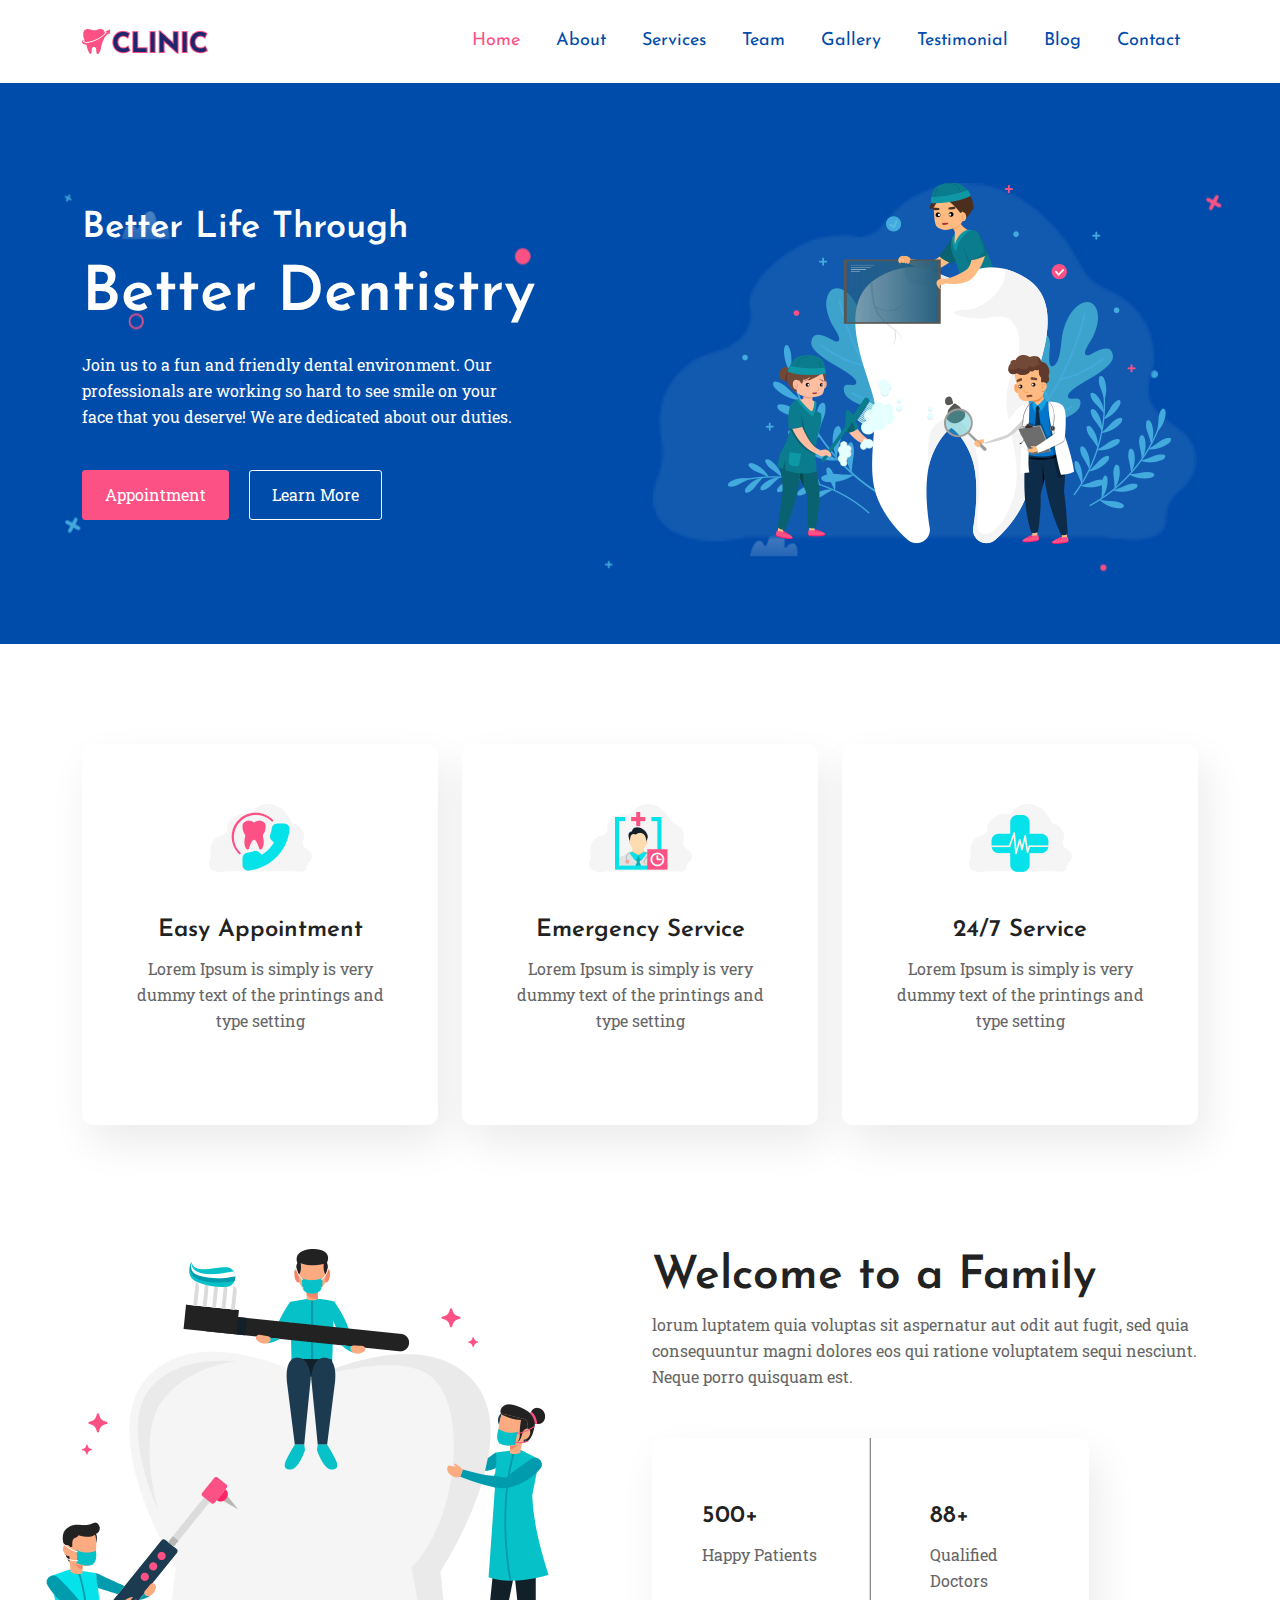
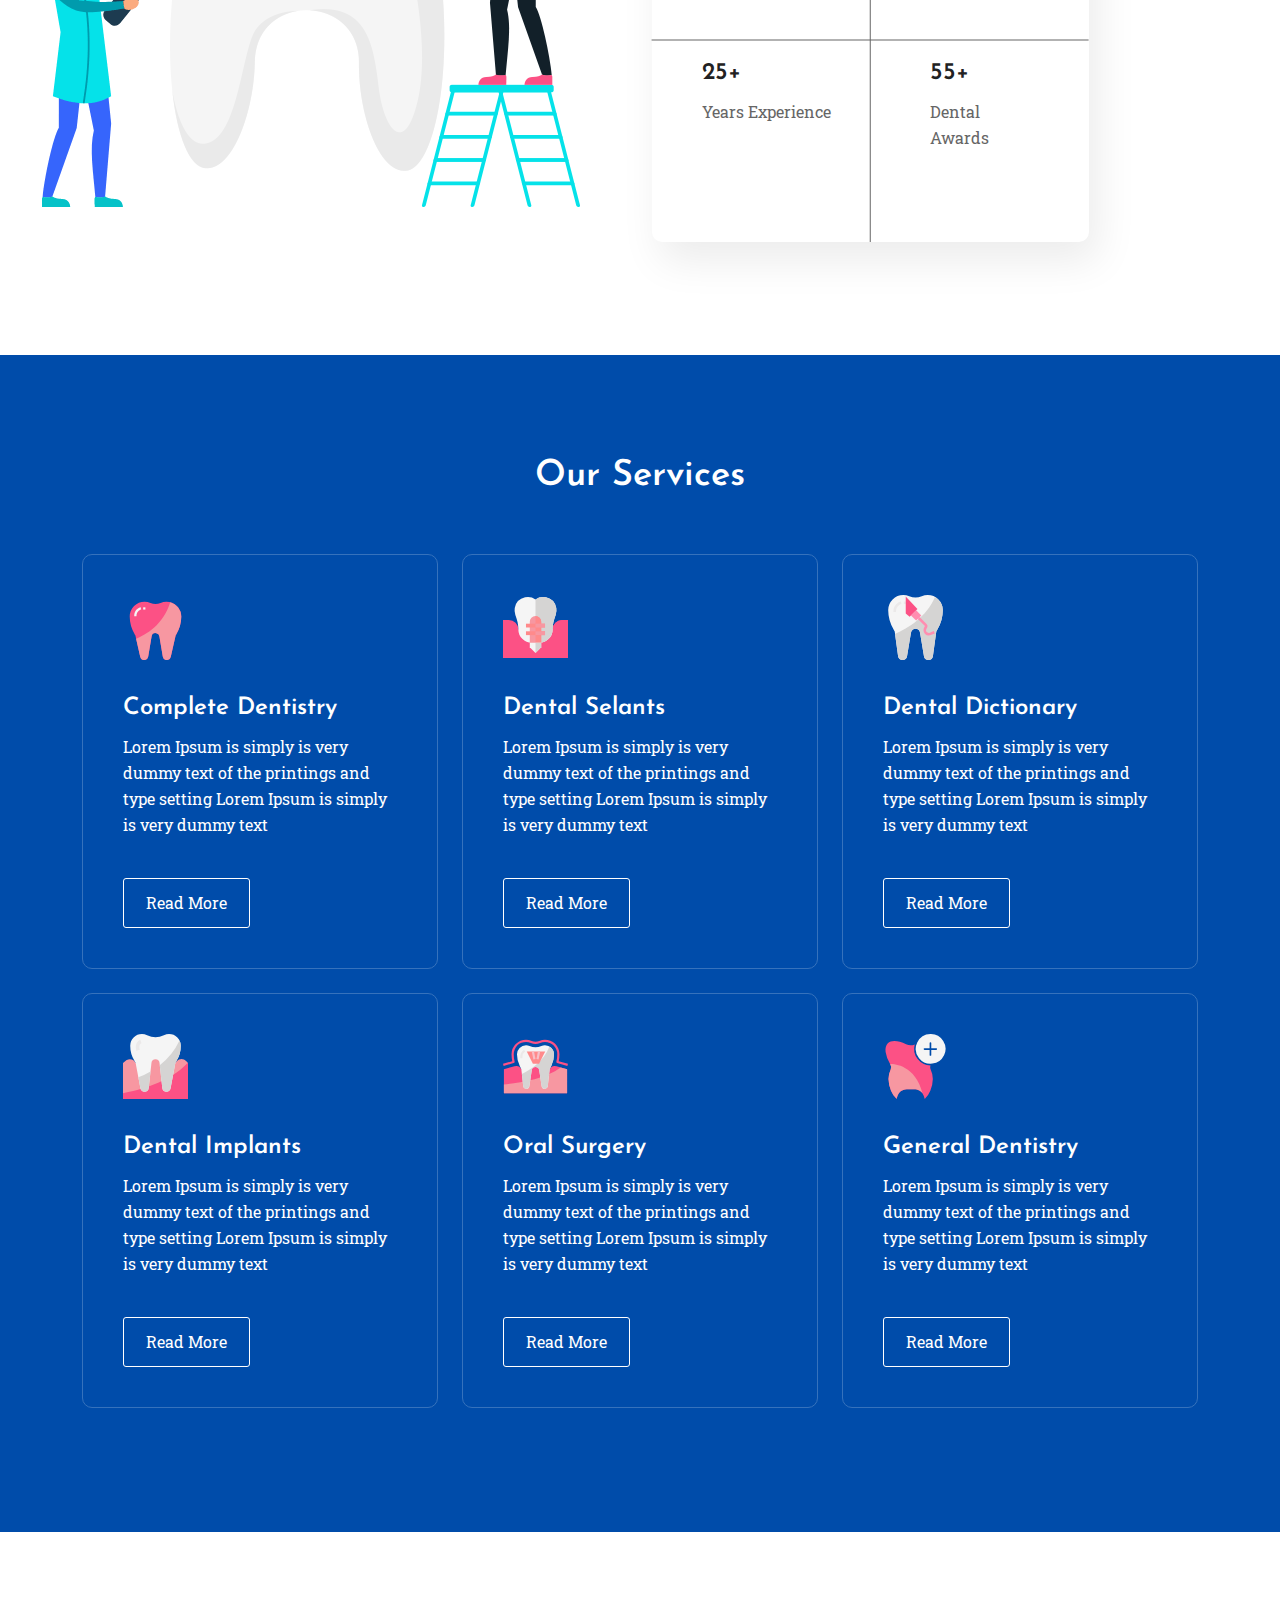
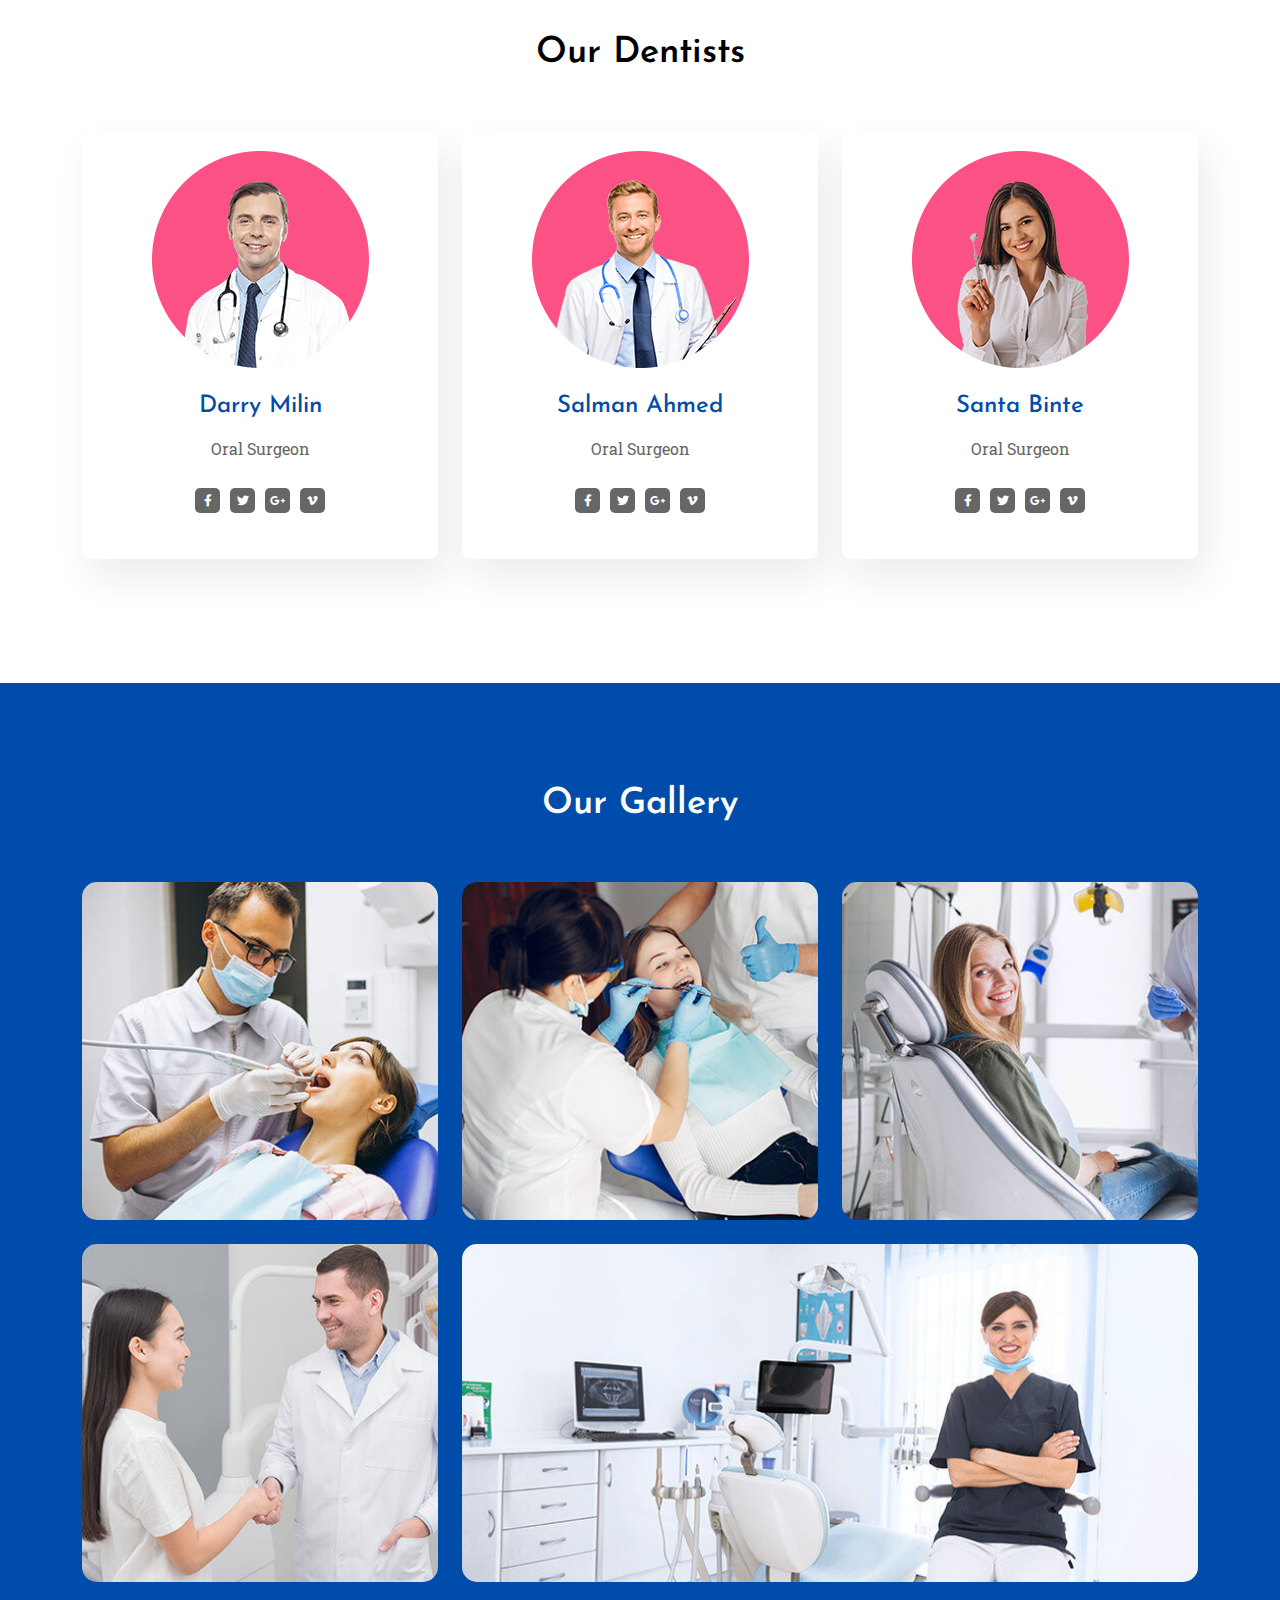
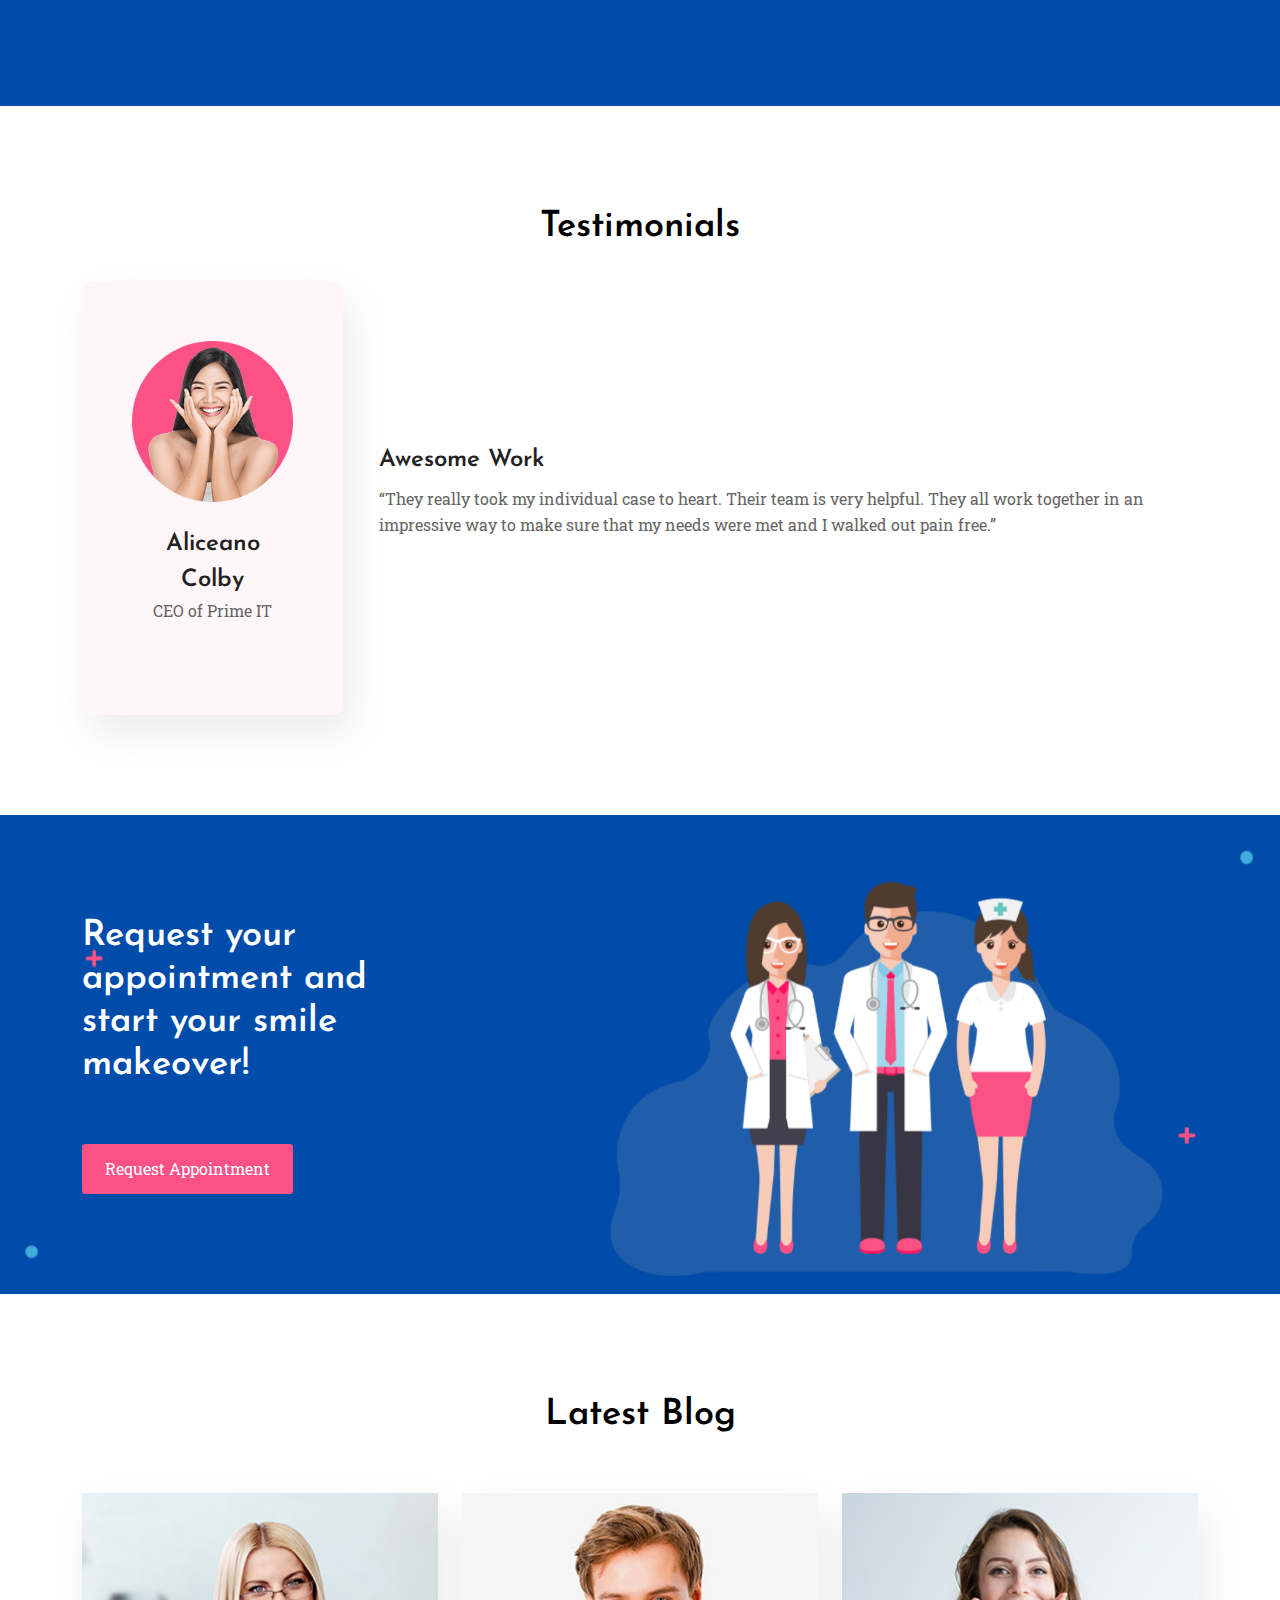
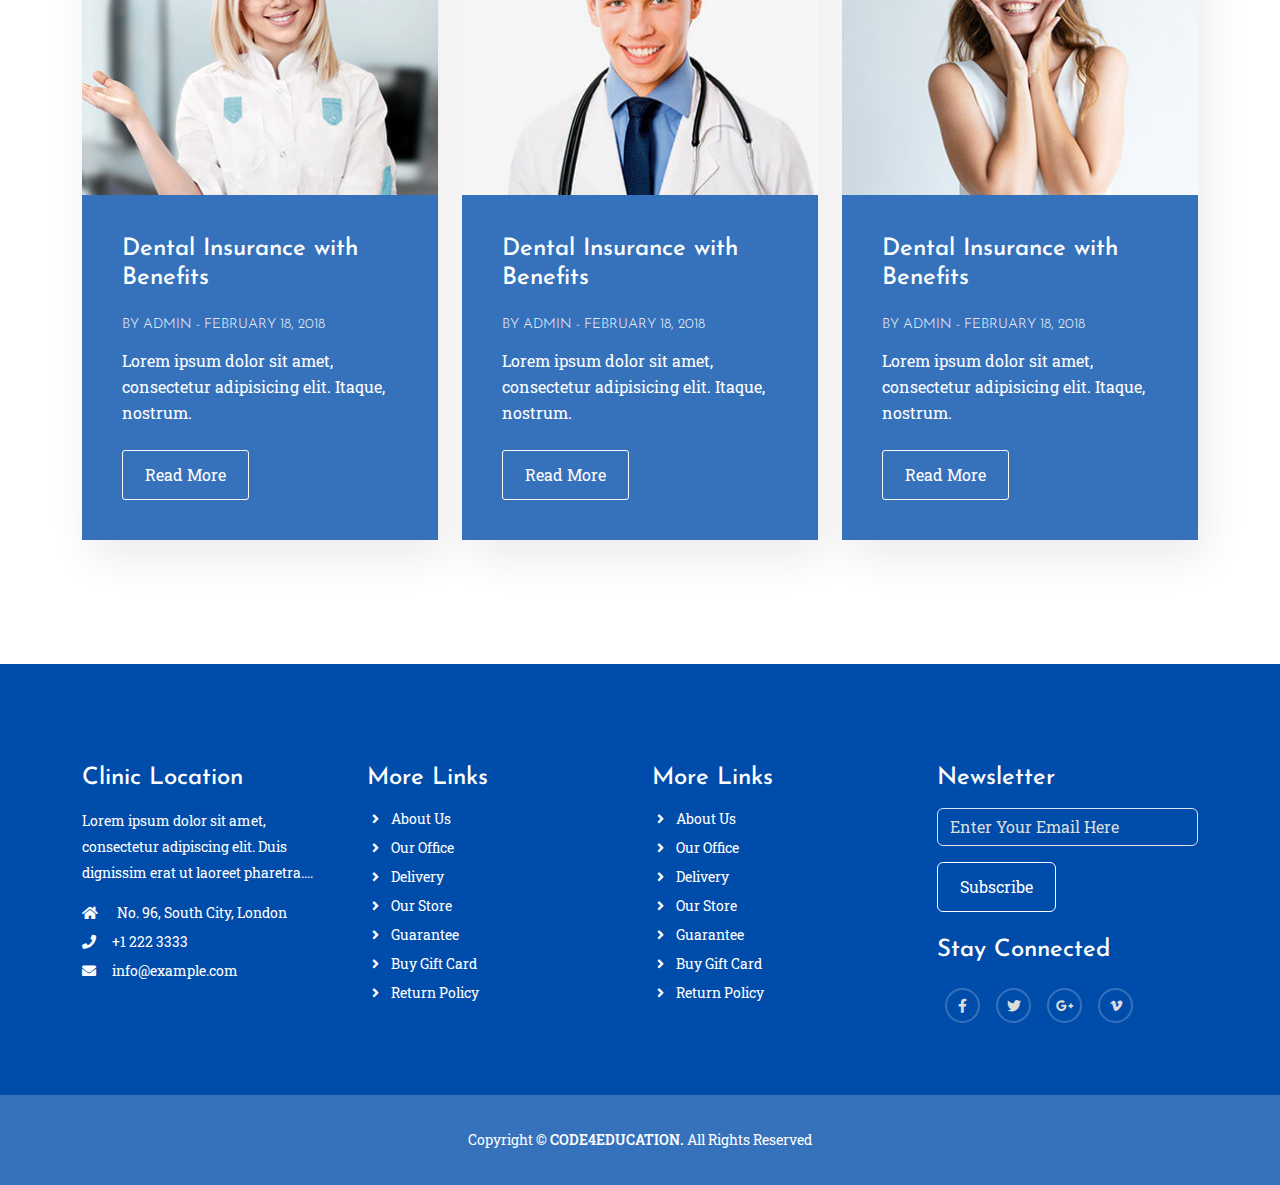
<file: dentist/index.html>
<!DOCTYPE html>
<html lang="en">

<head>
    <meta charset="UTF-8">
    <meta name="viewport" content="width=device-width, initial-scale=1.0">
    <title>Doctor Website Design by Code4education</title>

    <!-- FAVICON -->
    <link rel="icon" type="image/png" href="images/favicon.png">

    <!-- Bootstrap 5 CDN Links -->
    <link rel="stylesheet" href="https://cdnjs.cloudflare.com/ajax/libs/twitter-bootstrap/5.1.0/css/bootstrap.min.css">
    <link rel="stylesheet" href="https://cdnjs.cloudflare.com/ajax/libs/font-awesome/5.15.4/css/all.min.css">

    <!-- Custom File's Link -->
    <link rel="stylesheet" href="css/style.css">
    <link rel="stylesheet" href="css/responsive-style.css">

</head>
<body data-bs-spy="scroll" data-bs-target=".navbar" data-bs-offset="100">

              <!-- Navbar section --> 
    <header class="header_wrapper">
        <nav class="navbar navbar-expand-lg">
            <div class="container">
              <a class="navbar-brand" href="#">
                  <img decoding="async" src="images/logo.png" class="img-fluid" >
              </a>
              <button class="navbar-toggler" type="button" data-bs-toggle="collapse" data-bs-target="#navbarNav" aria-controls="navbarNav" aria-expanded="false" aria-label="Toggle navigation">
                <!-- <span class="navbar-toggler-icon"></span> -->
                <i class="fas fa-stream navbar-toggler-icon"></i>
              </button>
              <div class="collapse navbar-collapse justify-content-end" id="navbarNav">
                <ul class="navbar-nav  menu-navbar-nav">
                  <li class="nav-item">
                    <a class="nav-link active" aria-current="page" href="#home">Home</a>
                  </li>
                  <li class="nav-item">
                    <a class="nav-link" href="#about">About</a>
                  </li>
                  <li class="nav-item">
                    <a class="nav-link" href="#services">Services</a>
                  </li>
                  <li class="nav-item">
                    <a class="nav-link" href="#team">Team</a>
                  </li>
                  <li class="nav-item">
                    <a class="nav-link" href="#gallery">Gallery</a>
                  </li>
                  <li class="nav-item">
                    <a class="nav-link" href="#testimonial">Testimonial</a>
                  </li>
                  <li class="nav-item">
                    <a class="nav-link" href="#blog">Blog</a>
                  </li>
                  <li class="nav-item mt-3 mt-lg-0">
                    <a class="nav-link" href="#contact">Contact</a>
                  </li>
                </ul>
              </div>
            </div>
          </nav>
    </header>


    <section id="home" class="home">
        <div class="banner_wrapper wrapper">
            <div class="container">
                <div class="row align-items-center">
                    <div class="col-md-6 order-md-1 order-2">
                        <h3>Better Life Through</h3>
                        <h1>Better Dentistry</h1>
                        <p>Join us to a fun and friendly dental environment. Our professionals are working so hard
                            to see smile on your face that you deserve! We are dedicated about our duties.</p>
                        <a href="#" class="main-btn mt-4 fill-btn">Appointment</a>
                        <a href="#" class="main-btn mt-4 ms-3">Learn More</a>
                    </div>
                    <div class="col-md-6 order-md-2 order-1 mb-md-0 mb-5">
                        <div class="top-right-sec">
                            <div class="animate-img">
                                <img decoding="async" class="aimg1" src="./images/top-banner-img/woman-brush.png">
                                <img decoding="async" class="aimg2" src="./images/top-banner-img/doctor.png">
                            </div>
                            <img decoding="async" class="img-fluid ms-xl-5" src="./images/top-banner-img/top-right-img-1.png">
                        </div>
                    </div>
                </div>
            </div>
        </div>
      

        <div class="wrapper pb-0">
          <div class="container">
              <div class="row">
                  <div class="col-md-4 col-sm-6 mb-4">
                      <div class="card text-center">
                          <div class="icon-box">
                              <img decoding="async" src="./images/top-banner-img/Appointment-icon.png">
                          </div>
                          <div>
                              <h4>Easy Appointment</h4>
                              <p>Lorem Ipsum is simply is very dummy text of the printings and type setting</p>
                          </div>
                      </div>
                  </div>
                  <div class="col-md-4 col-sm-6 mb-4">
                      <div class="card text-center">
                          <div class="icon-box">
                              <img decoding="async" src="./images/top-banner-img/Emergency-icon.png">
                          </div>
                          <div>
                              <h4>Emergency Service</h4>
                              <p>Lorem Ipsum is simply is very dummy text of the printings and type setting</p>
                          </div>
                      </div>
                  </div>
                  <div class="col-md-4 col-sm-6 mb-4">
                      <div class="card text-center">
                          <div class="icon-box">
                              <img decoding="async" src="./images/top-banner-img/7-Service-icon.png">
                          </div>
                          <div>
                              <h4>24/7 Service</h4>
                              <p>Lorem Ipsum is simply is very dummy text of the printings and type setting</p>
                          </div>
                      </div>
                  </div>
              </div>
          </div>
      </div>
  </section>


   <!-- About section --> 
   <section id="about" class="about_wrapper wrapper">
    <div class="container">
        <div class="row">
            <div class="col-md-6 mb-mb-0 mb-5">
                <div class="position-relative">
                    <img decoding="async" src="./images/about/about-banner1.png" class="img-fluid">
                    <img decoding="async" src="./images/about/about-img2.png" class="about-animate">
                </div>
            </div>
            <div class="col-md-6 text-center text-md-start">
                <h2>Welcome to a Family</h2>
                <p>lorum luptatem quia voluptas sit aspernatur aut odit aut fugit, sed quia consequuntur magni
                    dolores eos qui ratione voluptatem sequi nesciunt. Neque porro quisquam est.</p>
                <div class="mt-5 card">
                    <div class="about-clinic">
                        <h4>500+</h4>
                        <p>Happy Patients</p>
                    </div>
                    <div class="about-clinic">
                        <h4>88+</h4>
                        <p>Qualified Doctors</p>
                    </div>
                    <div class="about-clinic">
                        <h4>25+</h4>
                        <p>Years Experience</p>
                    </div>
                    <div class="about-clinic">
                        <h4>55+</h4>
                        <p>Dental Awards</p>
                    </div>
                    <span class="line-1"></span>
                    <span class="line-2"></span>
                </div>
            </div>
        </div>
    </div>
</section>

<!-- About section exit -->

 <!-- Services section --> 
 <section id="services" class="services_wrapper wrapper">
    <div class="container">
        <div class="row">
            <div class="col-sm-12 text-center mb-5">
                <h3>Our Services</h3>
            </div>
        </div>
        <div class="row">
            <div class="col-md-4 col-sm-6 mb-4">
                <div class="card">
                    <div class="icon-box">
                        <img decoding="async" src="./images/services/1.svg">
                    </div>
                    <div>
                        <h4>Complete Dentistry</h4>
                        <p>Lorem Ipsum is simply is very dummy text of the printings and type setting Lorem Ipsum is
                            simply is very dummy text</p>
                        <a href="#" class="main-btn mt-4">Read More</a>
                    </div>
                </div>
            </div>
            <div class="col-md-4 col-sm-6 mb-4">
                <div class="card">
                    <div class="icon-box">
                        <img decoding="async" src="./images/services/2.svg">
                    </div>
                    <div>
                        <h4>Dental Selants</h4>
                        <p>Lorem Ipsum is simply is very dummy text of the printings and type setting Lorem Ipsum is
                            simply is very dummy text</p>
                        <a href="#" class="main-btn mt-4">Read More</a>
                    </div>
                </div>
            </div>
            <div class="col-md-4 col-sm-6 mb-4">
                <div class="card">
                    <div class="icon-box">
                        <img decoding="async" src="./images/services/3.svg">
                    </div>
                    <div>
                        <h4>Dental Dictionary</h4>
                        <p>Lorem Ipsum is simply is very dummy text of the printings and type setting Lorem Ipsum is
                            simply is very dummy text</p>
                        <a href="#" class="main-btn mt-4">Read More</a>
                    </div>
                </div>
            </div>
            <div class="col-md-4 col-sm-6 mb-4">
                <div class="card">
                    <div class="icon-box">
                        <img decoding="async" src="./images/services/4.svg">
                    </div>
                    <div>
                        <h4>Dental Implants</h4>
                        <p>Lorem Ipsum is simply is very dummy text of the printings and type setting Lorem Ipsum is
                            simply is very dummy text</p>
                        <a href="#" class="main-btn mt-4">Read More</a>
                    </div>
                </div>
            </div>
            <div class="col-md-4 col-sm-6 mb-4">
                <div class="card">
                    <div class="icon-box">
                        <img decoding="async" src="./images/services/5.svg">
                    </div>
                    <div>
                        <h4>Oral Surgery</h4>
                        <p>Lorem Ipsum is simply is very dummy text of the printings and type setting Lorem Ipsum is
                            simply is very dummy text</p>
                        <a href="#" class="main-btn mt-4">Read More</a>
                    </div>
                </div>
            </div>
            <div class="col-md-4 col-sm-6 mb-4">
                <div class="card">
                    <div class="icon-box">
                        <img decoding="async" src="./images/services/6.svg">
                    </div>
                    <div>
                        <h4>General Dentistry</h4>
                        <p>Lorem Ipsum is simply is very dummy text of the printings and type setting Lorem Ipsum is
                            simply is very dummy text</p>
                        <a href="#" class="main-btn mt-4">Read More</a>
                    </div>
                </div>
            </div>
        </div>
    </div>
</section>

<!-- Services section Exit -->

 <!-- Team section --> 
 <section id="team" class="team_wrapper wrapper">
    <div class="container">
        <div class="row">
            <div class="col-sm-12 text-center mb-5">
                <h3 class="text-black">Our Dentists</h3>
            </div>
        </div>
        <div class="row">
            <div class="col-md-4 col-sm-6 mb-4">
                <div class="card rounded-3">
                    <div class="team-img">
                        <img decoding="async" src="./images/team/team1.png" class="img-fluid">
                    </div>
                    <div class="team-info pt-4 text-center">
                        <h5>Darry Milin</h5>
                        <p>Oral Surgeon</p>
                        <ul class="social-network">
                            <li><a href="#"><i class="fab fa-facebook-f"></i></a></li>
                            <li><a href="#"><i class="fab fa-twitter"></i></a></li>
                            <li><a href="#"><i class="fab fa-google-plus-g"></i></a></li>
                            <li><a href="#"><i class="fab fa-vimeo-v"></i></a></li>
                        </ul>
                    </div>

                </div>
            </div>
            <div class="col-md-4 col-sm-6 mb-4">
                <div class="card rounded-3">
                    <div class="team-img">
                        <img decoding="async" src="./images/team/team2.png" class="img-fluid">
                    </div>
                    <div class="team-info pt-4 text-center">
                        <h5>Salman Ahmed</h5>
                        <p>Oral Surgeon</p>
                        <ul class="social-network">
                            <li><a href="#"><i class="fab fa-facebook-f"></i></a></li>
                            <li><a href="#"><i class="fab fa-twitter"></i></a></li>
                            <li><a href="#"><i class="fab fa-google-plus-g"></i></a></li>
                            <li><a href="#"><i class="fab fa-vimeo-v"></i></a></li>
                        </ul>
                    </div>

                </div>
            </div>
            <div class="col-md-4 col-sm-6 mb-4">
                <div class="card rounded-3">
                    <div class="team-img">
                        <img decoding="async" src="./images/team/team3.png" class="img-fluid">
                    </div>
                    <div class="team-info pt-4 text-center">
                        <h5>Santa Binte</h5>
                        <p>Oral Surgeon</p>
                        <ul class="social-network">
                            <li><a href="#"><i class="fab fa-facebook-f"></i></a></li>
                            <li><a href="#"><i class="fab fa-twitter"></i></a></li>
                            <li><a href="#"><i class="fab fa-google-plus-g"></i></a></li>
                            <li><a href="#"><i class="fab fa-vimeo-v"></i></a></li>
                        </ul>
                    </div>

                </div>
            </div>
        </div>
    </div>
</section>

<!-- Team Section Exit  -->

 <!-- Gallery section --> 
 <section id="gallery" class="gallery_wrapper wrapper">
    <div class="container">
        <div class="row">
            <div class="col-sm-12 text-center mb-5">
                <h3>Our Gallery</h3>
            </div>
        </div>
        <div class="row">
            <div class="col-md-4 col-sm-6 mb-4">
                <img decoding="async" src="./images/gallery/1.jpg" class="w-100 h-100">
                
            </div>
            <div class="col-md-4 col-sm-6 mb-4">
                <img decoding="async" src="./images/gallery/2.jpg" class="w-100 h-100">
            </div>
            <div class="col-md-4 col-sm-6 mb-4">
                <img decoding="async" src="./images/gallery/3.jpg" class="w-100 h-100">
            </div>
            <div class="col-md-4 col-sm-6 mb-4">
                <img decoding="async" src="./images/gallery/5.jpg" class="w-100 h-100">
            </div>
            <div class="col-md-8 col-sm-6 mb-4">
                <img decoding="async" src="./images/gallery/4.jpg" class="w-100 h-100">
            </div>
        </div>
    </div>
</section>

<!-- Gallery Section Exit -->
   <!-- Testimonial section --> 
   <section id="testimonial" class="testimonial_wrapper wrapper">
    <div class="container">
        <div class="row">
            <div class="col-sm-12 text-center mb-4">
                <h3 class="text-black">Testimonials</h3>
            </div>
        </div>
        <div class="row align-items-center">
            <div class="col-xl-3 col-md-4 col-sm-6">
                <div class="card text-center">
                    <img decoding="async" src="./images/testimonial/client1.png" class="img-fluid">
                    <h4 class="pt-4 mb-0">Aliceano Colby</h4>
                    <p>CEO of Prime IT</p> 
                </div>
            </div>
            <div class="col-xl-9 col-md-8 col-sm-6 ps-md-4 pt-sm-0 pt-4">
                <h4>Awesome Work</h4>
                <p>“They really took my individual case to heart. Their team is very helpful. They all work
                    together in an impressive way to make sure that my needs were met and I walked out pain
                    free.”</p>
            </div>
        </div>
    </div>
</section> 
<!-- Testimonial Section Exit -->


<section class="appointment_wrapper wrapper">
    <div class="container">
        <div class="row">
            <div class="col-lg-4 col-md-6 col-sm-8 col-10">
                <h3>Request your appointment and start your smile makeover!</h3>
                <a href="#" class="mt-5 main-btn fill-btn">Request Appointment</a>
            </div>
        </div>
    </div>
</section>
  <!-- Banner section exit -->

  <section id="blog" class="blog_wrapper wrapper">
    <div class="container">
        <div class="row">
            <div class="col-sm-12 text-center mb-5">
                <h3 class="text-black">Latest Blog</h3>
            </div>
        </div>
        <div class="row">
            <div class="col-md-4 col-sm-6 mb-4">
                <div class="card p-0 border-0 rounded-0">
                    <img decoding="async" src="./images/blog/1.jpg">
                    <div class="blog-content">
                        <h5 class="text-white mb-4">Dental Insurance with Benefits</h5>
                        <h6 class="text-white">By Admin - February 18, 2018</h6>
                        <p class="mt-2 text-white">Lorem ipsum dolor sit amet, consectetur adipisicing elit. Itaque,
                            nostrum.
                        </p>
                        <a href="#" class="main-btn mt-2">Read More</a>

                    </div>
                </div>
            </div>
            <div class="col-md-4 col-sm-6 mb-4">
                <div class="card p-0 border-0 rounded-0">
                    <img decoding="async" src="./images/blog/2.jpg">
                    <div class="blog-content">
                        <h5 class="text-white mb-4">Dental Insurance with Benefits</h5>
                        <h6 class="text-white">By Admin - February 18, 2018</h6>
                        <p class="mt-2 text-white">Lorem ipsum dolor sit amet, consectetur adipisicing elit. Itaque,
                            nostrum.
                        </p>
                        <a href="#" class="main-btn mt-2">Read More</a>

                    </div>
                </div>
            </div>
            <div class="col-md-4 col-sm-6 mb-4">
                <div class="card p-0 border-0 rounded-0">
                    <img decoding="async" src="./images/blog/3.jpg">
                    <div class="blog-content">
                        <h5 class="text-white mb-4">Dental Insurance with Benefits</h5>
                        <h6 class="text-white">By Admin - February 18, 2018</h6>
                        <p class="mt-2 text-white">Lorem ipsum dolor sit amet, consectetur adipisicing elit. Itaque,
                            nostrum.
                        </p>
                        <a href="#" class="main-btn mt-2">Read More</a>

                    </div>
                </div>
            </div>
        </div>
    </div>
</section>

<!-- Blog Section Exit  -->
<section id="contact" class="footer_wrapper wrapper">
    <div class="container pb-3">
        <div class="row">
            <div class="col-lg-3 col-md-6 mb-4">
                <h5>Clinic Location</h5>
                <p class="ps-0">Lorem ipsum dolor sit amet, consectetur adipiscing elit. Duis dignissim erat ut
                    laoreet
                    pharetra....</p>
                <div class="contact-info">
                    <ul class="list-unstyled p-0">
                        <li><a href="#"><i class="fa fa-home me-3"></i> No. 96, South City, London</a></li>
                        <li><a href="#"><i class="fa fa-phone me-3"></i>+1 222 3333</a></li>
                        <li><a href="#"><i class="fa fa-envelope me-3"></i>info@example.com</a></li>
                    </ul>
                </div>
            </div>
            <div class="col-lg-3 col-md-6 mb-4">
                <h5>More Links</h5>
                <ul class="link-widget p-0">
                    <li><a href="#">About Us</a></li>
                    <li><a href="#">Our Office</a></li>
                    <li><a href="#">Delivery</a></li>
                    <li><a href="#">Our Store</a></li>
                    <li><a href="#">Guarantee</a></li>
                    <li><a href="#">Buy Gift Card</a></li>
                    <li><a href="#">Return Policy</a></li>
                </ul>
            </div>
            <div class="col-lg-3 col-md-6 mb-4">
                <h5>More Links</h5>
                <ul class="link-widget p-0">
                    <li><a href="#">About Us</a></li>
                    <li><a href="#">Our Office</a></li>
                    <li><a href="#">Delivery</a></li>
                    <li><a href="#">Our Store</a></li>
                    <li><a href="#">Guarantee</a></li>
                    <li><a href="#">Buy Gift Card</a></li>
                    <li><a href="#">Return Policy</a></li>
                </ul>
            </div>

            <div class="col-lg-3 col-md-6 mb-4">
                <h5>Newsletter</h5>
                <div class="form-group mb-4">
                    <input type="email" class="form-control bg-transparent" placeholder="Enter Your Email Here">
                    <button type="submit" class="main-btn rounded-2 mt-3 border-white text-white">Subscribe</button>
                </div>
                <h5>Stay Connected</h5>
                <ul class="social-network d-flex align-items-center p-0 ">
                    <li><a href="#"><i class="fab fa-facebook-f"></i></a></li>
                    <li><a href="#"><i class="fab fa-twitter"></i></a></li>
                    <li><a href="#"><i class="fab fa-google-plus-g"></i></a></li>
                    <li><a href="#"><i class="fab fa-vimeo-v"></i></a></li>
                </ul>
            </div>



        </div>
    </div>
    <div class="container-fluid copyright-section">
        <p class="p-0">Copyright <a href="#">© CODE4EDUCATION.</a> All Rights Reserved</p>
    </div>
</section>

<!-- Footer section exit -->

       <!-- Bootstrap 5 JS CDN Links -->
       <script src="https://cdnjs.cloudflare.com/ajax/libs/popper.js/2.9.2/umd/popper.min.js"></script>
       <script src="https://cdnjs.cloudflare.com/ajax/libs/twitter-bootstrap/5.1.0/js/bootstrap.min.js"></script>
   
       <!-- Custom Js Link -->
       <script src="js/main.js"></script>
</body>
</file>
<file: dentist/css/style.css>
@import url('https://fonts.googleapis.com/css2?family=Josefin+Sans:wght@100;200;300;400;500;600;700&display=swap');
@import url('https://fonts.googleapis.com/css2?family=Roboto+Slab:wght@100;200;300;400;500;600;700;900&display=swap');

* {
    box-sizing: border-box;
    margin: 0;
    padding: 0;
}

:root {
    /* Background Color */
    --primary-color: #004caa;
    --secondary-color: #fc5185;
    --bg-light-blue: #3672bc;
    --bg-dark: #666;
    --bg-white: #fff;

    /* Text Style */
    --primary-font: 'Roboto Slab', serif;
    --secondary-font: 'Josefin Sans', sans-serif;
    --primary-text: #004caa;
    --secondary-text: #fc5185;
    --text-white: #fff;
    --text-black: #222;
    --text-gray: #666;
    --text-light: #ddd;
}

body {
    font-family: var(--primary-font);
    background-color: var(--bg-white);
}

a {
    text-decoration: none;
}

::-webkit-scrollbar {
    width: .375rem;
}

::-webkit-scrollbar-track {
    background: var(--bg-light-blue);
}

::-webkit-scrollbar-thumb {
    background: var(--secondary-color);
}

.wrapper{
    padding:6.25rem 0;
}
.main-btn{
    display: inline-block;
    border:.0625rem solid var(--bg-white);
    color:var(--text-white);
    text-align: center;
    padding:.75rem 1.375rem;
    font-size: 1rem;
    background:transparent;
    text-transform: capitalize;
    border-radius: .1875rem;
    transition:all 0.3s ease-in-out;
}
.main-btn:hover{
    background-color:var(--secondary-color);
    border-color:var(--secondary-color);
    color:var(--text-white);
}
.fill-btn{
    background-color:var(--secondary-color);
    border-color:var(--secondary-color);
    color:var(--text-white);
}
.fill-btn:hover{
    background-color:var(--bg-white);
    border-color:var(--bg-white);
    color:var(--text-black)
}
h1{
    font-size: 3.875rem;
    margin-bottom:1.25rem;
    font-weight: 600;
    color:var(--text-white);
    font-family: var(--secondary-font);
}
h2{
    font-size: 2.875rem; 
    font-weight: 600;
    color:var(--text-white);
    font-family: var(--secondary-font);
}
h3{
    font-size: 2.25rem; 
    font-weight: 600;
    color:var(--text-white);
    font-family: var(--secondary-font);
}
h4{
    font-size: 1.5rem; 
    font-weight: 600;
    line-height: 2.25rem;
    color:var(--text-black);
    font-family: var(--secondary-font);
}
h5{
    font-size: 1.5rem; 
    line-height: 1.2;
    font-weight: 500;
    color:var(--primary-text);
    margin-bottom:.9375rem;
    font-family: var(--secondary-font);
}
h6{
    font-size: .875rem; 
    font-weight: 300;
    color:var(--text-black);
    margin-bottom:.9375rem;
    text-transform: uppercase;
    font-family: var(--secondary-font);
}
p{
    font-size: 1rem;
    color:var(--text-gray);
    line-height: 1.625rem;
} 
.card{
    border-radius: .625rem;
    background-color:var(--bg-white);
    box-shadow: .5084rem 1.1419rem 2.5rem 0 rgb(0 0 0 / 8%);
    padding:3.75rem 3.125rem 4.6875rem;
    -webkit-transition:all .4s;
    transition:all .4s;
    border:0;
}
@keyframes movebounce{
    0%{
        -webkit-transform:translateY(0);
        transform:translateY(0);
    }
    50%{
        -webkit-transform:translateY(1.25rem);
        transform:translateY(1.25rem);
    }
    100%{
        -webkit-transform:translateY(0);
        transform:translateY(0);
    }
}


/* 2 Navbar */ 
.header_wrapper .navbar{
    padding:.9375rem 0;
    background-color:transparent;
    transition:0.3s ease-in-out;
}
.header_wrapper .navbar-toggler,
.header_wrapper .navbar-toggler:focus{
    border:0;
    box-shadow: none;
    color:var(--text-black);
    line-height: 2;
}

.header_wrapper .nav-item{
    margin:0 .625rem;
}
.header_wrapper .nav-item .nav-link{
    font-size: 1.125rem;
    font-weight: 400;
    color:var(--primary-text);
    display:inline-block;
    font-family: var(--secondary-font);
}
.header_wrapper .nav-item .nav-link:hover,
.header_wrapper .nav-item .nav-link:focus,
.header_wrapper .nav-item .nav-link.active{
    color:var(--secondary-text);
}
.navbar.header-scrolled{
    position:fixed;
    top:0;
    left:0;
    width:100%;
    z-index:999;
    background-color:var(--bg-white);
    box-shadow: .5084rem 1.1419rem 2.5rem 0 rgb(0 0 0 / 8%);
    transition:0.3s ease-in-out;
}

/* 3 Banner */
.banner_wrapper{
    background-image:url('../images/top-banner-img/Top-banner.jpg');
    background-repeat: no-repeat;
    background-position: center center;
    background-size: cover;
}
.banner_wrapper p{
    max-width: 80%;
    color:var(--text-white);
}

.banner_wrapper .top-right-sec{
    position:relative;
    background-image:url('../images/top-banner-img/top-right-bg.png');  
    background-repeat: no-repeat;
    background-position: bottom;
    background-size: contain;
    display: flex;
    align-items: flex-end;
    justify-content:center;
}

.banner_wrapper .animate-img{
    position:absolute;
    bottom:0;
    left:50%;
    -webkit-transform:translateX(-50%);
    transform:translateX(-50%);
    z-index:22;
}
.banner_wrapper .animate-img .aimg1{
    
    position:absolute;
    -webkit-animation-name:movebounce;
    animation-name:movebounce;
    -webkit-animation-delay: 100ms;
    animation-delay: 100ms;
    -webkit-animation-iteration-count: infinite;
    animation-iteration-count: infinite;
    -webkit-animation-timing-function: ease-in-out;
    animation-timing-function: ease-in-out;
    -webkit-animation-duration: 2s;
    animation-duration: 2s;
    -webkit-animation-direction: alternate;
    animation-direction: alternate;
}
.banner_wrapper .animate-img .aimg2{
    margin-left:10.5rem; 
    -webkit-animation-name:movebounce;
    animation-name:movebounce;
    -webkit-animation-delay: 200ms;
    animation-delay: 200ms;
    -webkit-animation-iteration-count: infinite;
    animation-iteration-count: infinite;
    -webkit-animation-timing-function: ease-in-out;
    animation-timing-function: ease-in-out;
    -webkit-animation-duration: 2.5s;
    animation-duration: 2.5s;
    -webkit-animation-direction: alternate;
    animation-direction: alternate;
}

.home .card:hover{
    -webkit-transform:translateY(-0.625rem);
    transform:translateY(-0.625rem);
}
.home .icon-box{
    text-align: center;
    margin: 0 auto 2.5rem;
}


.about_wrapper h2{
    color:var(--text-black);
}
.about_wrapper .card{
    width:80%;
    flex-direction: row;
    justify-content: space-between;
    flex-wrap: wrap;
}
.about_wrapper .about-clinic{
    flex:0 0 auto;
    width:50%;
}
.about_wrapper .about-clinic:nth-child(1),
.about_wrapper .about-clinic:nth-child(2){
    margin-bottom:2.8125rem;
}
.about_wrapper .about-clinic:nth-child(2),
.about_wrapper .about-clinic:nth-child(4){
    padding-left:3.75rem;
}
.about_wrapper .line-1,
.about_wrapper .line-2{
    content:'';
    position:absolute;
    left:50%;
    top:50%;
    -webkit-transform:translate(-50%,-50%);
    transform:translate(-50%,-50%);
    width:.0313rem;
    height:100%;
    background:var(--bg-dark);
}
.about_wrapper .line-2{
    width:100%; 
    height:.0625rem;
}
.about_wrapper .about-animate{
    position:absolute;
    left:-2.5rem;
    bottom:0;
    -webkit-animation:movebounce 3s linear infinite;
    animation:movebounce 3s linear infinite;
}

.services_wrapper {
    background-color:var(--primary-color);
}
.services_wrapper .card{
    background-color:transparent;
    border:.0625rem solid var(--bg-light-blue);
    box-shadow: none;
    padding:2.5rem;
}
.services_wrapper .card:hover{
    background:var(--bg-light-blue);
    cursor:cell;
    border-color:transparent;
}
.services_wrapper .card h4,
.services_wrapper .card p{
    color:var(--text-white);
}
.services_wrapper .icon-box{
    margin-bottom:1.875rem;
}

.team_wrapper .card{
    padding:1.25rem;
}
.team_wrapper .card:hover{
    -webkit-transform:translateY(-0.625rem);
    transform:translateY(-0.625rem);
}
.team_wrapper .team-img{
    margin:0 auto;
}

.team_wrapper .team-info .social-network{
    -webkit-transition:all 0.3s ease-in-out;
    transition:all 0.3s ease-in-out;
    padding:.625rem 0;
    list-style: none;
    display: flex;
    align-items: center;
    justify-content: center;
}

.team_wrapper .team-info .social-network li a{
    width:1.5625rem;
    height:1.5625rem;
    line-height: 1.5625rem;
    display: block;
    border-radius: .3125rem;
    margin: 0 .3125rem;
    font-size: .75rem;
    background-color:var(--bg-dark);
    color:var(--text-white);
    -webkit-transition:all 0.3s ease;
    transition:all 0.3s ease;
}

.team_wrapper .team-info .social-network li a:hover{
    background-color:var(--secondary-color);
} 


.gallery_wrapper{
    background-image:url('../images/gallery/gallery-background.png');
    background-repeat: no-repeat;
    background-position:center;
    background-size:cover;
}
.gallery_wrapper img{
    border-radius: .9375rem;
}
/*9 Testimonial */
.testimonial_wrapper .card{
    background-color:rgba(252, 81, 133, .05);
}  

.appointment_wrapper {
    background-image: url('../images/appointmnet-bg.jpg');
    background-repeat: no-repeat;
    background-position: center;
    background-size: cover;
}

.blog_wrapper .blog-content{
    background-color:var(--bg-light-blue);
    padding:2.5rem;
}
/* 11 footer */
.footer_wrapper{
    background-color:var(--primary-color);
    padding-bottom:0;
}
.footer_wrapper h5{
    color:var(--text-white);
}
.footer_wrapper .contact-info ul a {
    padding:0;
}
.footer_wrapper ul li{
    margin-bottom:.5rem;
    list-style: none;
    font-size: .875rem;
}
.footer_wrapper ul li a{
    color:var(--text-white);
}
.footer_wrapper .link-widget li a,
.footer_wrapper p{
    color:var(--text-white);
    font-size: .875rem;
    padding-left:1.5rem;
    position:relative;
    -webkit-transition:all 0.3s ease-out 0s;
    transition:all 0.3s ease-out 0s;
}
.footer_wrapper .link-widget li a::before{
    content:'\f105';
    font-family: "Font Awesome 5 Free";
    font-weight: 600;
    position:absolute;
    left:0.3rem;
    top:50%;
    -webkit-transform:translateY(-50%);
    transform:translateY(-50%);
}
.footer_wrapper .link-widget li a:hover{
    margin-left:.625rem;
    color:var(--secondary-text);
}
.footer_wrapper .social-network a{
    width:2.1875rem;
    height:2.1875rem;
    margin:.5rem;
    line-height: 2rem;
    font-size: .875rem;
    display:inline-block;
    border:.125rem solid var(--bg-light-blue);
    color:var(--text-light);
    text-align: center;
    border-radius: 100%;
    -webkit-transition:all 0.3s cubic-bezier(0.645, 0.045, 0.355, 1);
    transition:all 0.3s cubic-bezier(0.645, 0.045, 0.355, 1);
}
.footer_wrapper .social-network a:hover{
    background-color:var(--secondary-color);
    border-color:var(--secondary-color);
    color:var(--text-white);
    transform:translateY(-0.1875rem);
}
.footer_wrapper ::placeholder{
    color:var(--text-light);
}
.footer_wrapper .form-control{
    color:var(--text-light);
}
.footer_wrapper .form-control:focus{
    outline:none;
    box-shadow: none;
    border-color:var(--bg-white);
}
.footer_wrapper .copyright-section{
    background-color:var(--bg-light-blue);
    padding:2rem 0 1rem;
    text-align: center;
}
.footer_wrapper .copyright-section a{
    color:var(--text-white);
    font-weight: 600;
}
</file>
<file: dentist/css/responsive-style.css>
@media (max-width: 1199.5px) {
    .banner_wrapper .animate-img .aimg1{
    left:-3.125rem;
}

.about_wrapper .card{
    width:100%;
} 
.about_wrapper .about-animate{
    left:.9375rem;
}
}

@media (max-width:991px) {
    .header-scrolled{
        height:auto;
    }
    .header_wrapper .menu-navbar-nav{
        text-align: center;
    }
    .header_wrapper .nav-item .nav-link{
        margin-top:.9375rem;
    }

    .about_wrapper .about-clinic:nth-child(1),
    .about_wrapper .about-clinic:nth-child(2){
        margin-bottom:1.5625rem;
    }
    .about_wrapper .about-clinic:nth-child(2),
    .about_wrapper .about-clinic:nth-child(4){
        padding-left:2.375rem;
    }
    
}
</file>
